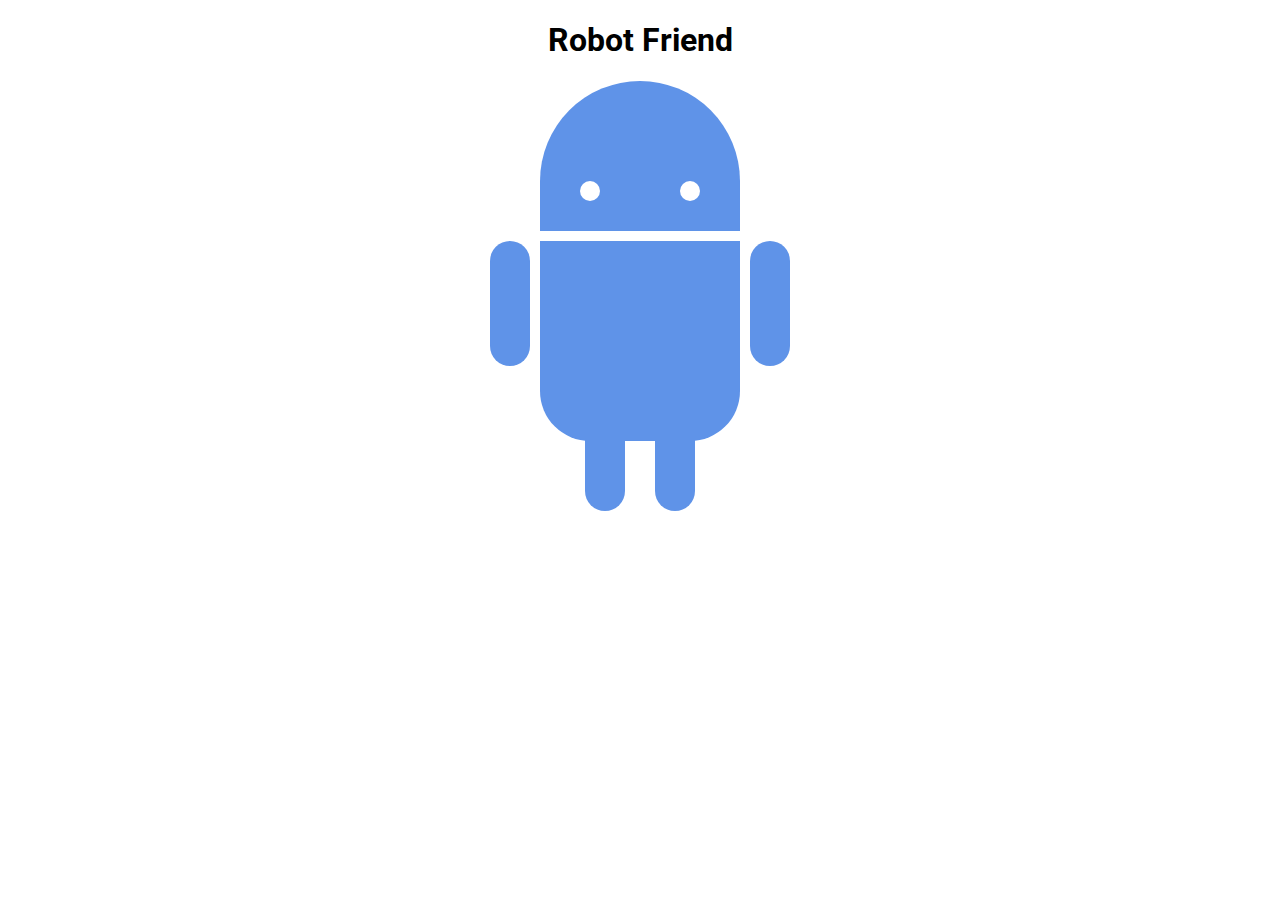
<file: 01_exercise/index.html>
<!DOCTYPE html>
<html>
<head>
	<title>RoboPage</title>
	<link rel="stylesheet" type="text/css" href="style.css">
	<link href="https://fonts.googleapis.com/css?family=Roboto" rel="stylesheet">
</head>
<body>
	<h1>Robot Friend</h1>
	<div class="robots">
		<div class="android"> 
			<div class="head"> 
				<div class="eyes"> 
					<div class="left_eye"></div> 
					<div class="right_eye"></div>
				</div> 
			</div> 
			<div class="upper_body"> 
				<div class="left_arm"></div> 
				<div class="torso"></div> 
				<div class="right_arm"></div> 
			</div> 
			<div class="lower_body"> 
				<div class="left_leg"></div> 
				<div class="right_leg"></div> 
			</div> 
		</div>
	</div>
</body>
</html>
</file>
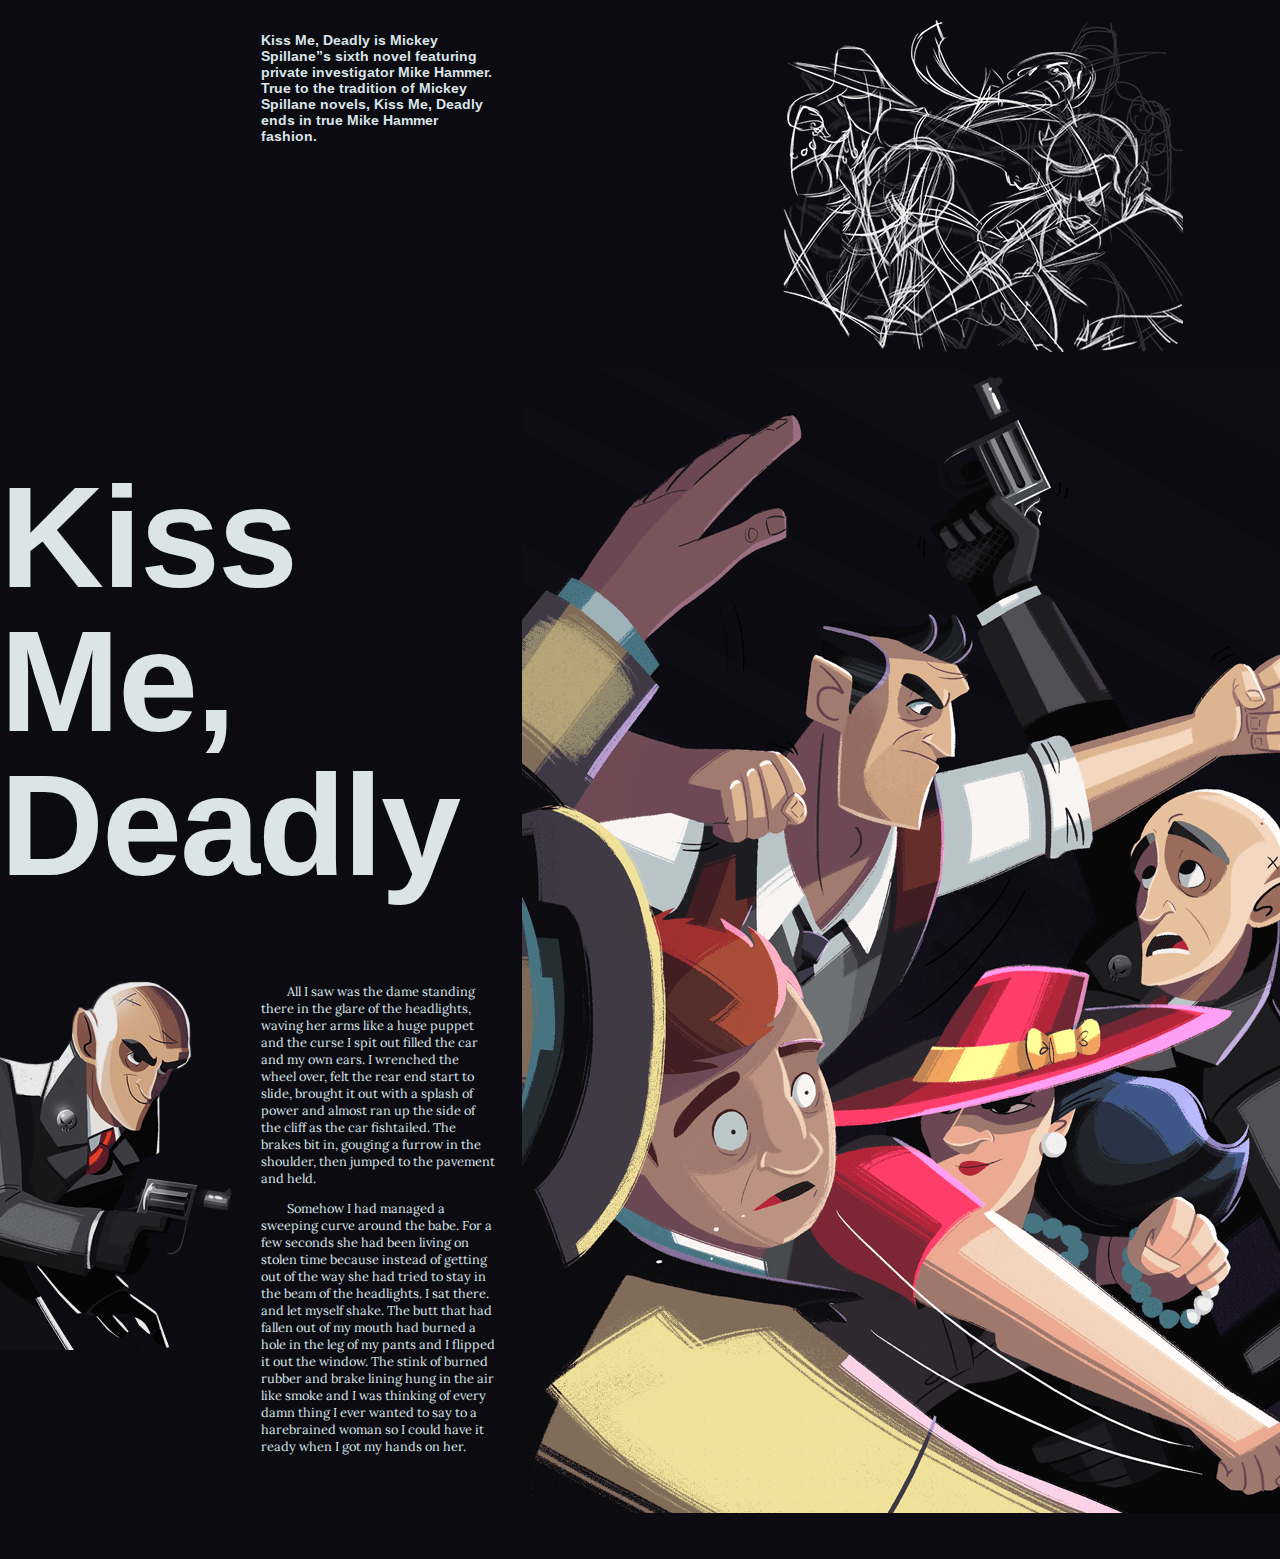
<file: 03_exercise/index.html>
<!DOCTYPE html>
<html>

<head>
  <meta charset="utf-8">
  <meta name="viewport" content="width=device-width,initial-scale=1">
  <title>Grid Layout</title>
  <link rel="stylesheet" href="css/styles.css">
  <link rel="stylesheet" href="https://fonts.googleapis.com/css?family=Arimo:b%7CLora">
</head>

<body class="no-js">
  <main>
    <picture>
      <source srcset="./images/banner.png" media="(min-width: 64em)">
        <img alt="Placeholder Picture" src="./images/banner-small.png">
    </picture>
    <h1>Kiss Me, Deadly</h1>
    <section>
      <p>All I saw was the dame standing there in the glare of the headlights, waving her arms like a huge puppet and the curse I spit out filled the car and my own ears. I wrenched the wheel over, felt the rear end start to slide, brought it out with a splash of power and almost ran up the side of the cliff as the car fishtailed. The brakes bit in, gouging a furrow in the shoulder, then jumped to the pavement and held.</p>
      <p>Somehow I had managed a sweeping curve around the babe. For a few seconds she had been living on stolen time because instead of getting out of the way she had tried to stay in the beam of the headlights. I sat there. and let myself shake. The butt that had fallen out of my mouth had burned a hole in the leg of my pants and I flipped it out the window. The stink of burned rubber and brake lining hung in the air like smoke and I was thinking of every damn thing I ever wanted to say to a harebrained woman so I could have it ready when I got my hands on her.<br>
      </p>
    </section>
    <aside>
      <p>Kiss Me, Deadly is Mickey Spillane”s sixth novel featuring private investigator Mike Hammer. True to the tradition of Mickey Spillane novels, Kiss Me, Deadly ends in true Mike Hammer fashion.<br>
      </p>
    </aside>
    <picture class="fig-1"><img alt="Placeholder Picture" src="./images/fig-1.png">
    </picture>
    <picture class="fig-2"><img alt="Placeholder Picture" src="./images/fig-2.png">
    </picture>
  </main>
</body>

</html>
</file>
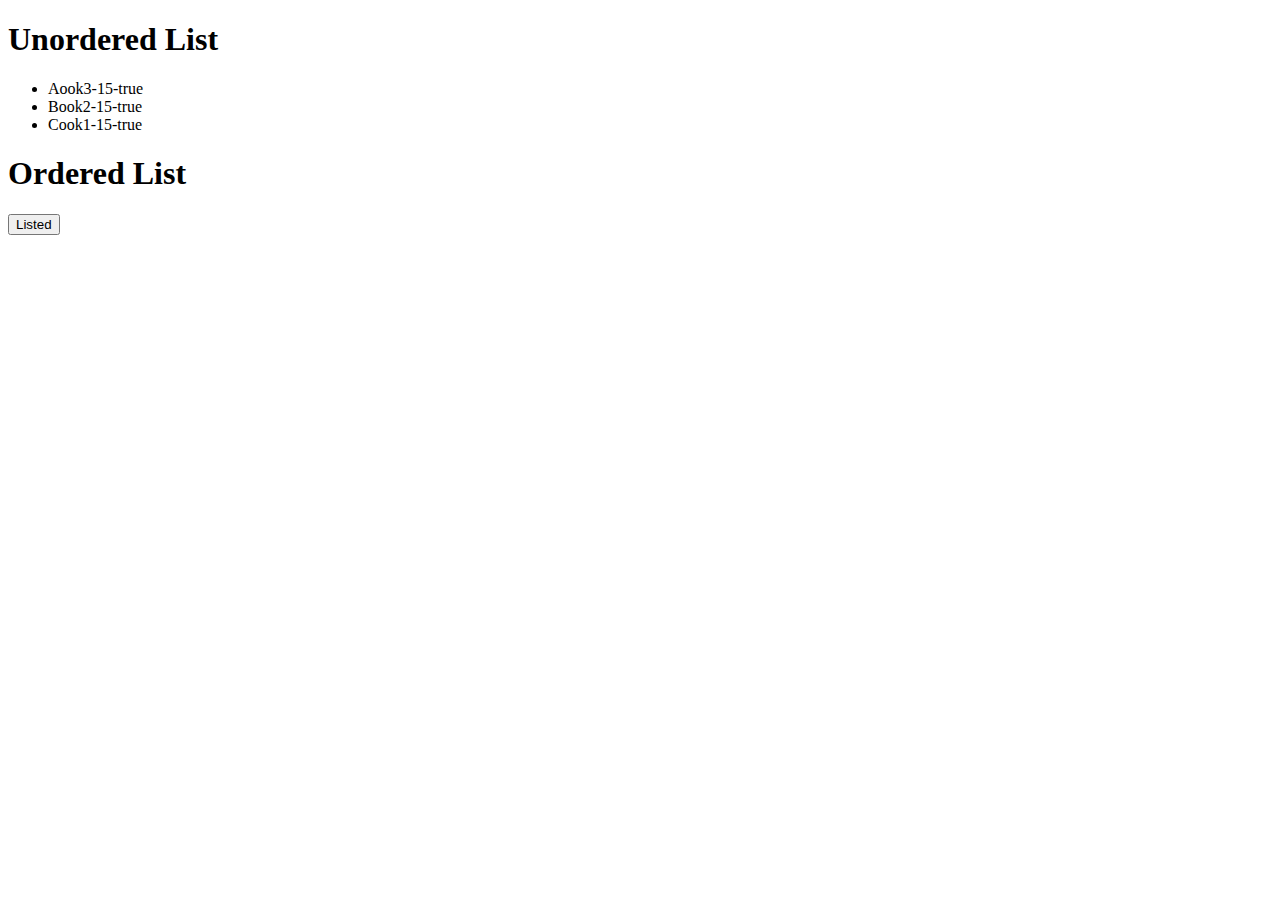
<file: 04_exercise/index.html>
<!DOCTYPE html>
<html lang="en">
<head>
    <meta charset="UTF-8">
    <meta name="viewport" content="width=device-width, initial-scale=1.0">
    <meta http-equiv="X-UA-Compatible" content="ie=edge">
    <title>Document</title>
</head>
<body>
    <h1>Unordered List</h1>
    <ul id="normalList"></ul>
    <h1>Ordered List</h1>
    <ul id="print"></ul>
    <button onclick="render()">Listed</button>
    <script src="app.js"></script>
</body>
</html>
</file>
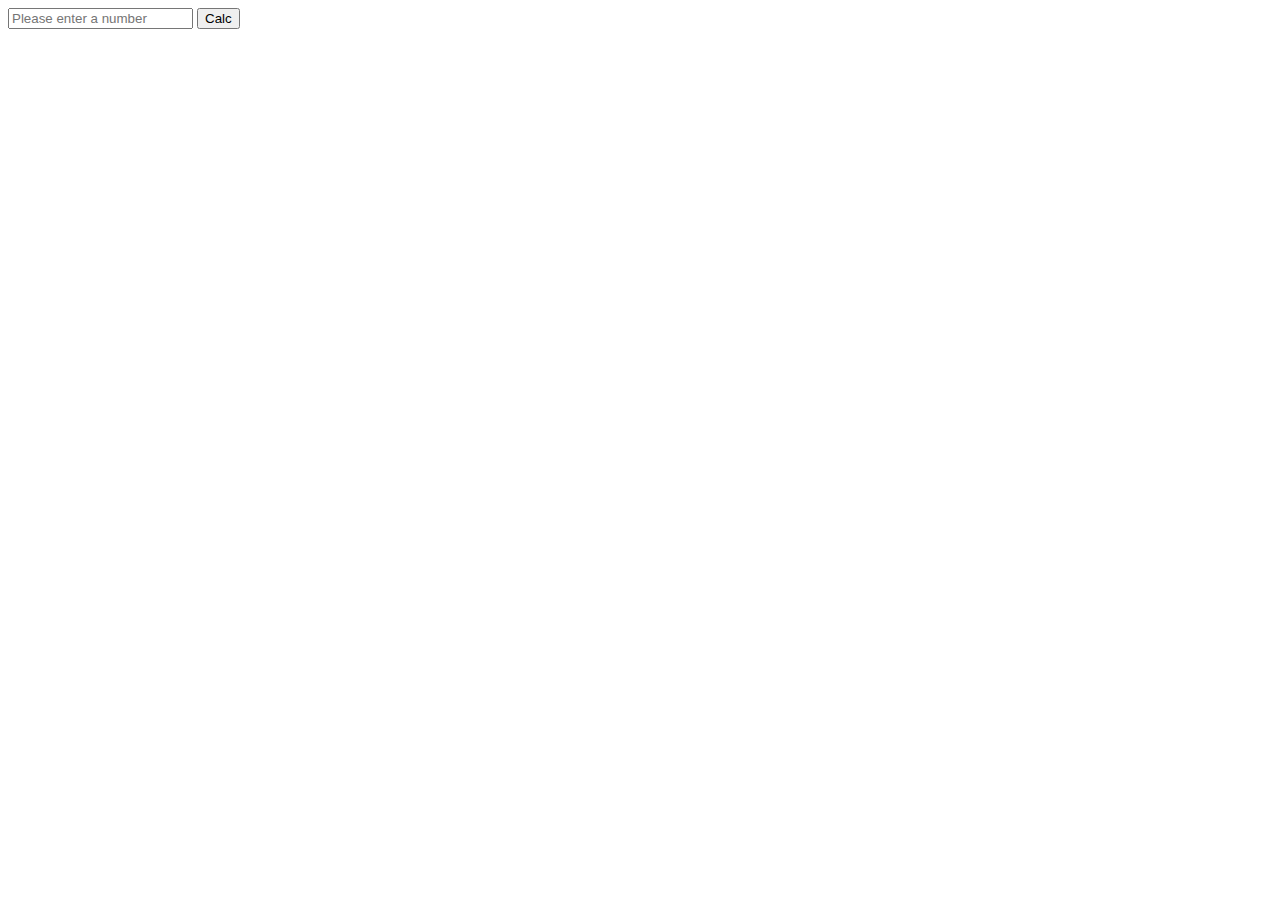
<file: 06_exercise/index.html>
<!DOCTYPE html>
<html lang="en">
<head>
    <meta charset="UTF-8">
    <meta name="viewport" content="width=device-width, initial-scale=1.0">
    <meta http-equiv="X-UA-Compatible" content="ie=edge">
    <title>Document</title>
</head>
<body>
    <input id="daybox" placeholder="Please enter a number">
    <button onclick="calc()">Calc</button>
    <div id="day"></div>

    <script src="app.js"></script>
</body>
</html>
</file>
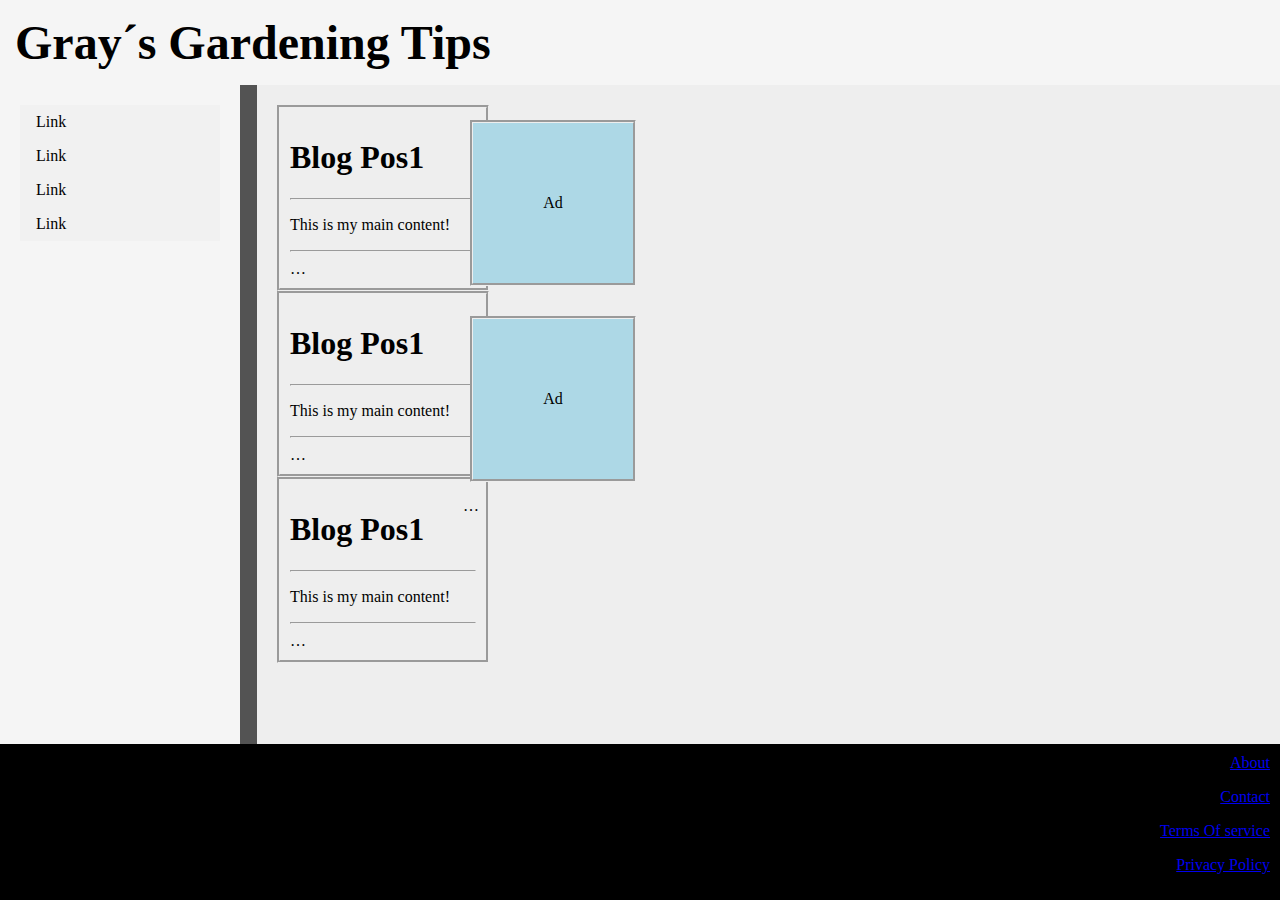
<file: 02_exercise/index2.html>
<!DOCTYPE html>
<html>
<head>
    <meta name="viewport" 
          content="width=device-width, initial-scale=1">
          <link rel="stylesheet" href="style2.css">
</head>
<body>
    <div class="flex-master">
        <header class="page-header">
            Gray´s Gardening Tips
        </header>

        <div class="page-content">
            <nav class="sidebar-left">
                
                <ul>
                    <li><a href="mailto:hege@example.com">Link</a></li>
                    <li><a href="mailto:hege@example.com">Link</a></li>
                    <li><a href="mailto:hege@example.com">Link</a></li>
                    <li><a href="mailto:hege@example.com">Link</a></li>
                </ul>
            </nav>
            <div class="splitter">
            </div>
            <div class="content-container">
                <main>
                    <article class="main-content">
                        <h1>Blog Pos1</h1>
                        <hr />
                        <p> This is my main content!</p>
                        <hr />  …
                    </article>
                    <article class="main-content">
                        <h1>Blog Pos1</h1>
                        <hr />
                        <p> This is my main content!</p>
                        <hr />  …
                    </article>
                    <article class="main-content">
                        <h1>Blog Pos1</h1>
                        <hr />
                        <p> This is my main content!</p>
                        <hr />  …
                    </article>
                   </main>
                <aside class="page-ads">
                    <div class="ad">
                        Ad
                    </div>
                    <div class="ad">
                        Ad
                    </div>  …
                 </aside>
            </div>
        </div>

        <footer>
            <a href="mailto:hege@example.com">About</a></p>
            <a href="mailto:hege@example.com">Contact</a></p>
            <a href="mailto:hege@example.com">Terms Of service</a></p>
            <a href="mailto:hege@example.com">Privacy Policy</a></p>
        </footer>
    </div>
</body>
</html>
</file>
<file: 01_exercise/style.css>
h1 {
	text-align: center;
	font-family: 'Roboto', sans-serif;
}

.robots {
	display: flex;
	justify-content: center;
}

.head, 
.left_arm, 
.torso, 
.right_arm, 
.left_leg, 
.right_leg {
	 background-color: #5f93e8;
}

.head { 
	width: 200px; 
	margin: 0 auto; 
	height: 150px; 
	border-radius: 200px 200px 0 0; 
	margin-bottom: 10px;
} 

.eyes {
	display: flex;
	
}

.head:hover {
	width: 300px;
    transition: 1s ease-in-out;
}

.upper_body { 
	width: 300px; 
	height: 150px;
	display: flex; 
} 

.left_arm, .right_arm { 
	width: 40px; 
	height: 125px;
	border-radius: 100px; 
} 

.left_arm { 
	margin-right: 10px; 
} 

.right_arm { 
	margin-left: 10px; 
} 

.torso { 
	width: 200px; 
	height: 200px;
	border-radius: 0 0 50px 50px; 
} 

.lower_body { 
	width: 200px; 
	height: 200px;
	/* This is another useful property. Hmm what do you think it does?*/
	margin: 0 auto;
	display: flex;
} 

.left_leg, .right_leg { 
	width: 40px; 
	height: 120px;
	border-radius: 0 0 100px 100px; 
} 

.left_leg { 
	margin-left: 45px; 
} 

.left_leg:hover {
	-webkit-transform: rotate(20deg);
    -moz-transform: rotate(20deg);
    -o-transform: rotate(20deg);
    -ms-transform: rotate(20deg);
    transform: rotate(20deg);
}

.right_leg { 
	margin-left: 30px; 
}

.right_leg:hover {
	-webkit-transform: rotate(-20deg);
    -moz-transform: rotate(-20deg);
    -o-transform: rotate(-20deg);
    -ms-transform: rotate(-20deg);
    transform: rotate(-20deg);
}

.left_eye, .right_eye { 
	width: 20px; 
	height: 20px; 
	border-radius: 15px; 
	background-color: white;  
} 

.left_eye { 
	/* These properties are new and you haven't encountered
	in this course. Check out CSS Tricks to see what it does! */
	position: relative; 
	top: 100px; 
	left: 40px; 
} 

.right_eye { 
	position: relative; 
	top: 100px; 
	left: 120px; 
}
</file>
<file: 03_exercise/css/styles.css>
/* Text Elements */

h1 {
  margin-bottom: .75rem;
  color: #dae4e9;
  letter-spacing: -.015em;
  font-weight: 700;
  font-size: 16vmin;
  font-family: 'Arimo', cursive;
  line-height: 1;
}

aside p {
  text-indent: 0vw;
  font-weight: 700;
  font-size: .9rem;
  font-family: 'Arimo', cursive;
}

p {
  margin-bottom: 0;
  color: #dae4e9;
  text-indent: 2vw;
  font-size: .8rem;
  font-family: 'Lora', cursive;
}

/* Layout Elements */

html, body {
  margin: 0;
  padding: 0;
}

body {
  background-color: #0c0b11;
}

section {
  margin-bottom: 1.5rem;
}

main {
  padding: 2vh 4vw;
}

img {
  max-width: none;
}

.fig-1 {
  max-width: 240px;
}

picture {
  margin-bottom: 1.5rem;
  min-width: 0;
  max-width: none;
}

.fig-2 {
  display: none;
}

@supports (display: grid) {
  /* Text Elements */

  h1 {
    grid-area: title;
  }

  /* Layout Elements */

  aside {
    grid-area: aside;
  }

  section {
    padding-left: 0vw;
    grid-area: main;
  }

  main {
    display: grid;

    grid-column-gap: 2vw;
  }

  .fig-1 {
    grid-area: fig-1;
  }

  picture {
    grid-area: banner;
  }
}

@media screen and (min-width: 40rem) {
  @supports (display: grid) {
      /* Layout Elements */

    main {
      padding-top: 2vh;
    }
  }
}

@media screen and (min-width: 64rem) {
  .fig-2 {
    display: block;
  }

  @supports (display: grid) {
      /* Layout Elements */

    main {
      padding-right: 0vw;
      padding-left: 0vw;

      grid-template-areas: '. aside . fig-2 fig-2' 'title title banner banner banner' 'fig-1 main banner banner banner';
      grid-template-rows: repeat(3 , auto);
      grid-template-columns: repeat(5 , 1fr);
    }

    section {
      -webkit-column-width: 12em;
         -moz-column-width: 12em;
              column-width: 12em;
      -webkit-column-gap: 1.5rem;
         -moz-column-gap: 1.5rem;
              column-gap: 1.5rem;
    }

    picture {
        max-width: 800px;
    }

    .fig-2 {
      margin-bottom: .75rem;

      grid-area: fig-2;
    }
  }
}
</file>
<file: 02_exercise/style2.css>
html, body {
    height: 100%;
    padding: 0;
    margin: 0;
    background-color: whitesmoke;
}        
.flex-master {
    display: flex;
    flex-direction: column;
    flex-wrap: nowrap;

    height: 100%;
    overflow: auto;
}
.page-header {
    flex: none; /* fixed size */

    padding: 15px;
    font-size: 3em;
    font-weight: bold;  
    color:black;            
}
.page-content {
    flex: 1;   /* resize in container */
    overflow: auto; /* IMPORTANT for FireFox */
    
    /* new flex container for content */
    display: flex;
    flex-direction: row;                        
}
.sidebar-left {
    flex: none;
    background: whitesmoke;

    padding: 20px;
    width: 200px;
    overflow: auto;
    color: white;
}
ul {
    list-style-type: none;
    margin: 0;
    padding: 0;
    width: 200px;
    background-color: #f1f1f1;
  }
  
  li a {
    display: block;
    color: #000;
    padding: 8px 16px;
    text-decoration: none;
  }
  
  /* Change the link color on hover */
  li a:hover {
    
    color: white;
  }

.splitter {
    flex: none;
    width: 17px;
    cursor: col-resize;
    background: #535353;
}
.content-container {
    flex: 1 1 auto;
    background: #eee;
    padding: 20px;
    width: 100%;
    overflow-y: auto;

    display: flex; /* new flex for content/ads*/
    flex-direction: row;
}
.main-content {
    flex: 1 1 auto; 
    border-style: groove;

    width: 100%;
    padding: 10px;
}
.page-ads {
    flex: 0 0 auto;
    width: 180px;
    overflow: hidden;
    display: flex; /* new flex for ads */
    flex-direction: column;
}
.ad {
    flex: none;
    align-self: center;
    padding: 5px;
    margin: 15px;
    width: 150px;
    height: 150px;
    background: lightblue;
    overflow: hidden;
    border-style: groove;

    /* center ad text */
    display: flex;
    justify-content: center;
    align-items: center;
}

footer {
    flex: 0 0 auto;
    background: black;
    color: white;
    padding: 10px;
    text-align: right;
    text-decoration: white ;
}
</file>
